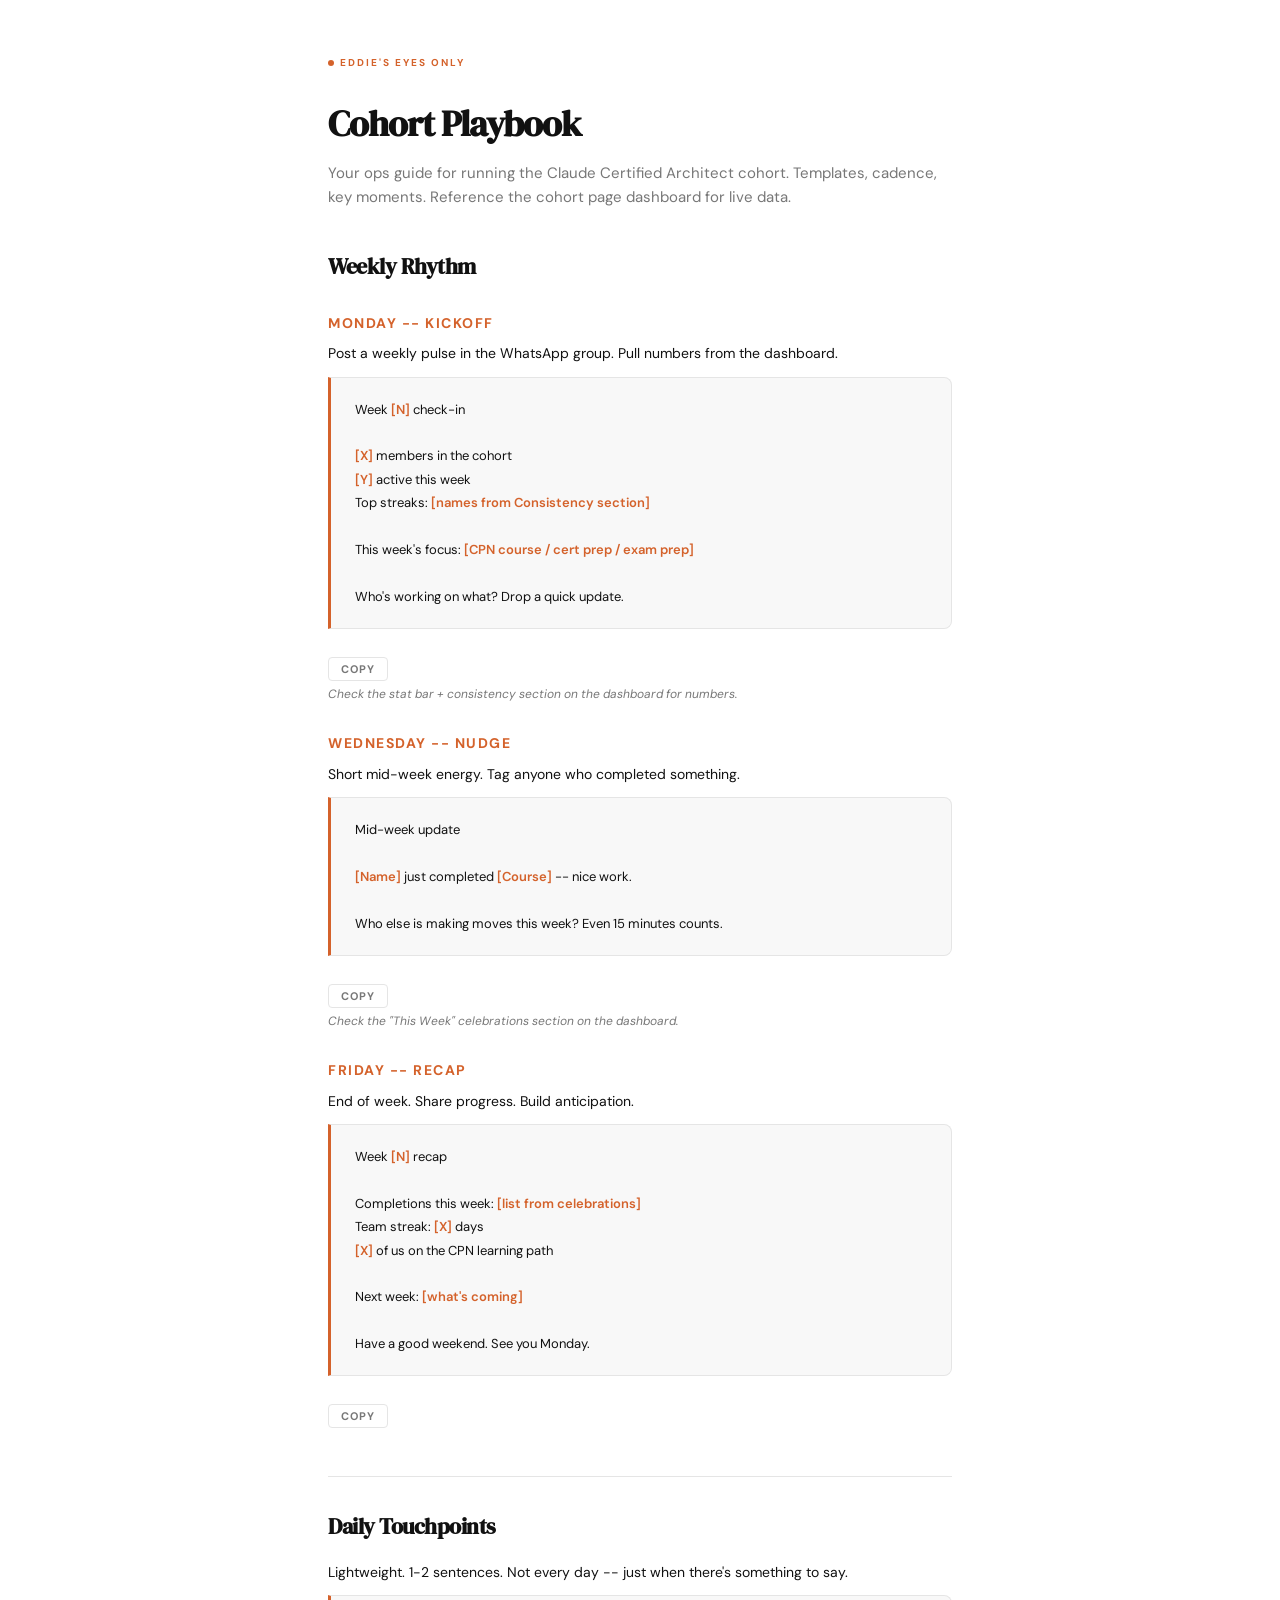
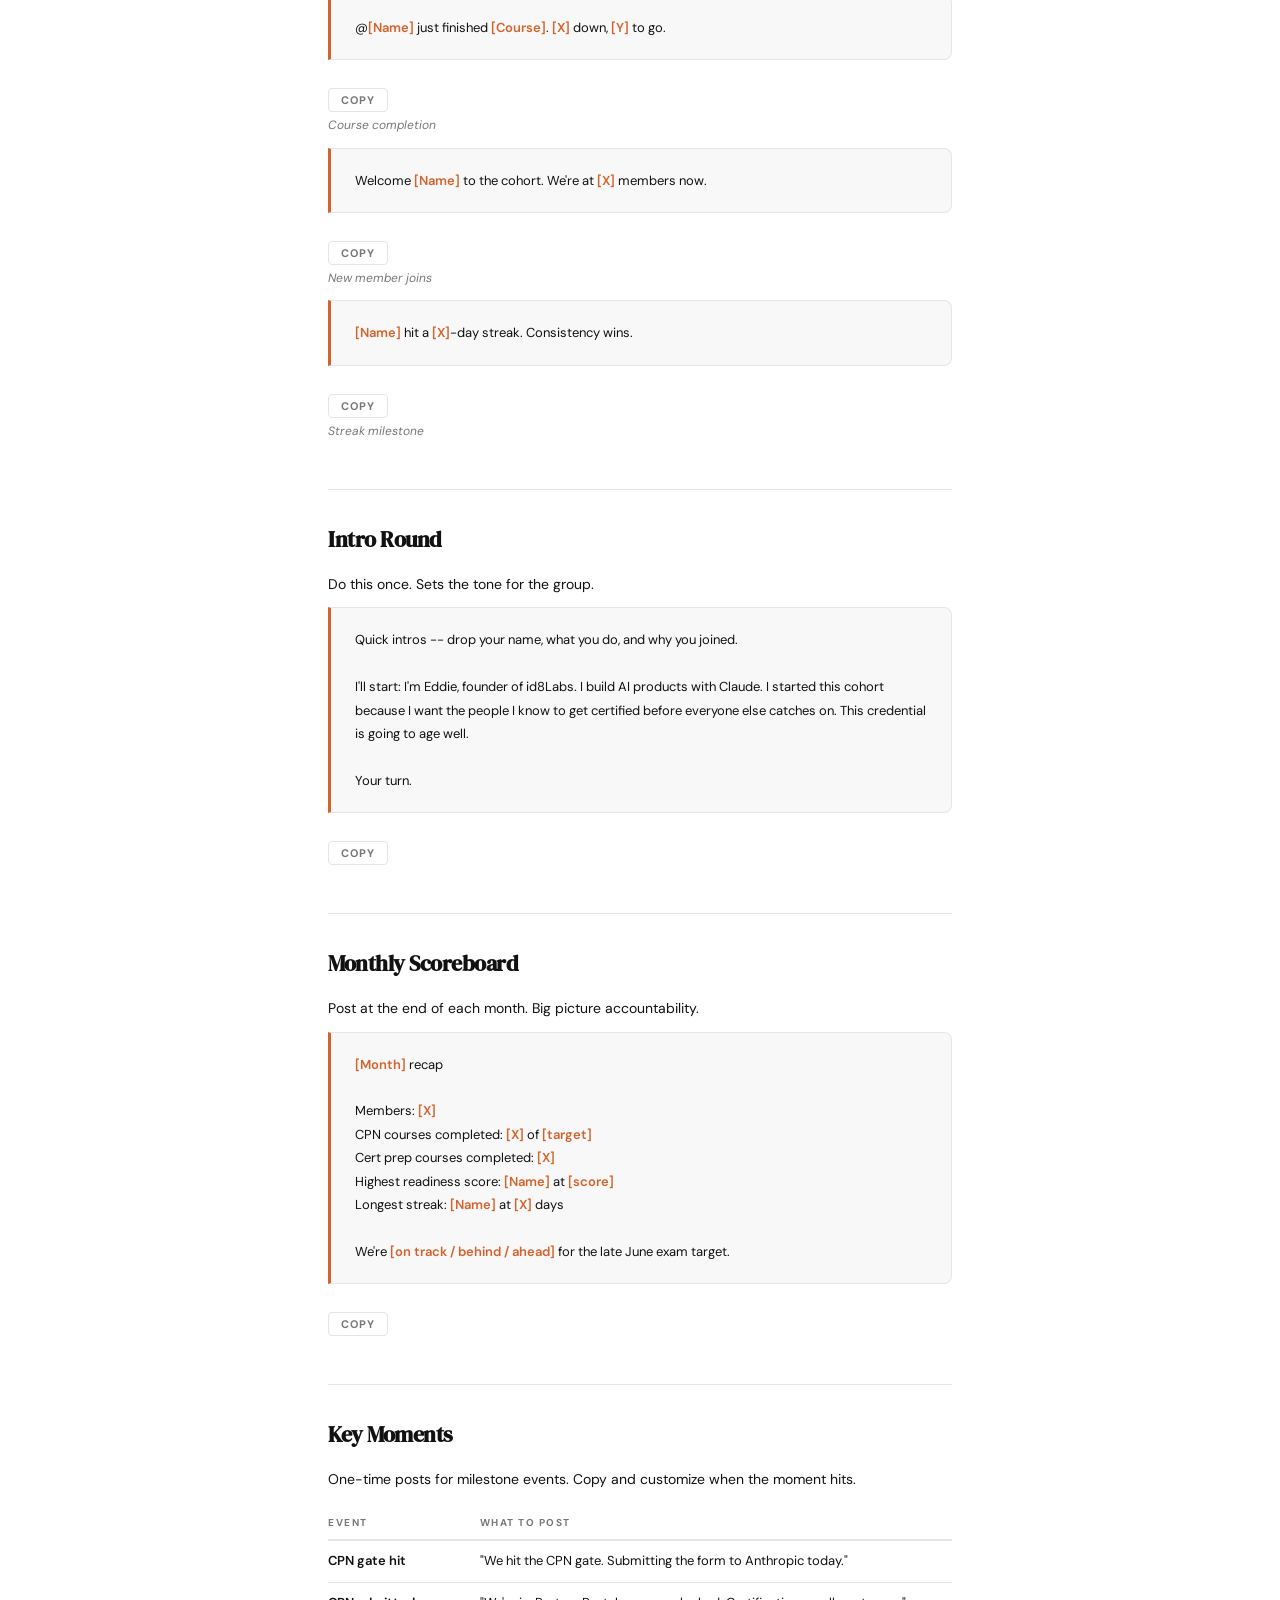
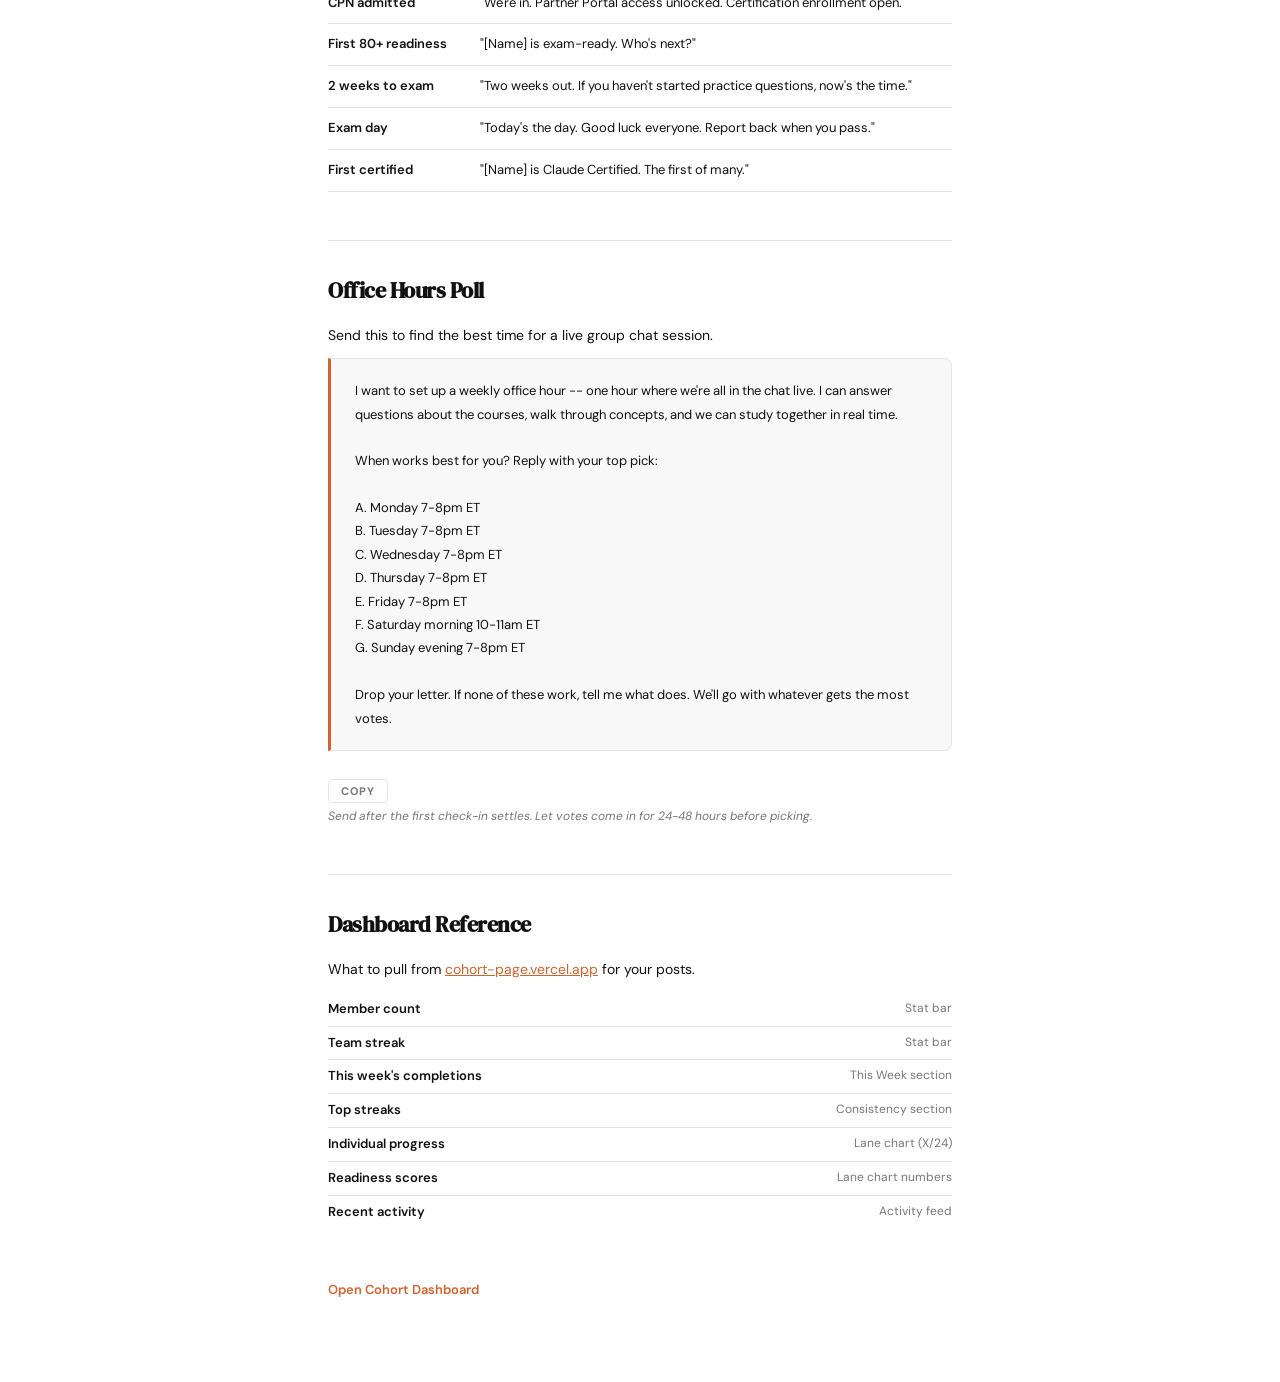
<file: playbook.html>
<!DOCTYPE html>
<html lang="en">
<head>
<meta charset="UTF-8">
<meta name="viewport" content="width=device-width, initial-scale=1.0">
<title>Cohort Playbook -- Eddie's Ops Guide</title>
<link href="https://fonts.googleapis.com/css2?family=DM+Sans:wght@400;500;600;700&family=DM+Serif+Display&display=swap" rel="stylesheet">
<style>
  :root {
    --ink: #111111;
    --paper: #ffffff;
    --accent: #d4622b;
    --muted: #777777;
    --card-bg: #f8f8f8;
    --border: #e5e5e5;
    --green: #22c55e;
  }

  * { margin: 0; padding: 0; box-sizing: border-box; }

  body {
    font-family: 'DM Sans', sans-serif;
    background: var(--paper);
    color: var(--ink);
    line-height: 1.6;
    min-height: 100vh;
  }

  .container {
    max-width: 680px;
    margin: 0 auto;
    padding: 48px 28px 80px;
  }

  .private-badge {
    display: inline-flex; align-items: center; gap: 6px;
    font-size: 10px; font-weight: 700; letter-spacing: 2px; text-transform: uppercase;
    color: var(--accent); margin-bottom: 24px;
  }
  .private-badge::before {
    content: ''; width: 6px; height: 6px; border-radius: 50%;
    background: var(--accent); animation: pulse 2s ease-in-out infinite;
  }
  @keyframes pulse { 0%, 100% { opacity: 1; } 50% { opacity: 0.4; } }

  h1 {
    font-family: 'DM Serif Display', serif;
    font-size: 36px; letter-spacing: -1px;
    margin-bottom: 8px;
  }

  .subtitle {
    font-size: 15px; color: var(--muted); margin-bottom: 40px;
  }

  h2 {
    font-family: 'DM Serif Display', serif;
    font-size: 22px; letter-spacing: -0.5px;
    margin-bottom: 16px; margin-top: 48px;
    padding-top: 32px; border-top: 1px solid var(--border);
  }
  h2:first-of-type { margin-top: 0; border-top: none; padding-top: 0; }

  h3 {
    font-size: 14px; font-weight: 700; text-transform: uppercase;
    letter-spacing: 1.5px; color: var(--accent);
    margin-bottom: 8px; margin-top: 28px;
  }

  p { margin-bottom: 12px; font-size: 14px; }

  .template {
    background: var(--card-bg);
    border: 1px solid var(--border);
    border-left: 3px solid var(--accent);
    border-radius: 0 8px 8px 0;
    padding: 20px 24px;
    margin: 12px 0 20px;
    font-family: 'DM Sans', sans-serif;
    font-size: 13px;
    line-height: 1.8;
    white-space: pre-line;
    color: var(--ink);
  }

  .template .placeholder {
    color: var(--accent);
    font-weight: 600;
  }

  .copy-btn {
    display: inline-block; margin-top: 8px;
    font-family: 'DM Sans', sans-serif;
    font-size: 11px; font-weight: 700; letter-spacing: 1px; text-transform: uppercase;
    color: var(--muted); background: none; border: 1px solid var(--border);
    padding: 4px 12px; border-radius: 4px; cursor: pointer;
    transition: all 0.2s;
  }
  .copy-btn:hover { color: var(--accent); border-color: var(--accent); }
  .copy-btn.copied { color: var(--green); border-color: var(--green); }

  .tip {
    font-size: 12px; color: var(--muted); font-style: italic;
    margin-top: 4px;
  }

  .moment-table {
    width: 100%; border-collapse: collapse; margin: 16px 0;
    font-size: 13px;
  }
  .moment-table th {
    text-align: left; font-size: 10px; font-weight: 700;
    letter-spacing: 1.5px; text-transform: uppercase;
    color: var(--muted); padding: 8px 0; border-bottom: 2px solid var(--border);
  }
  .moment-table td {
    padding: 10px 0; border-bottom: 1px solid var(--border);
    vertical-align: top;
  }
  .moment-table td:first-child { font-weight: 600; padding-right: 20px; white-space: nowrap; }

  .data-list {
    list-style: none; margin: 12px 0;
  }
  .data-list li {
    padding: 6px 0; font-size: 13px; border-bottom: 1px solid var(--border);
    display: flex; justify-content: space-between;
  }
  .data-list li:last-child { border-bottom: none; }
  .data-label { font-weight: 600; }
  .data-source { color: var(--muted); font-size: 12px; }

  .nav-link {
    display: inline-block; margin-top: 40px;
    font-size: 13px; font-weight: 600; color: var(--accent);
    text-decoration: none;
  }
  .nav-link:hover { text-decoration: underline; }

  @media (max-width: 520px) {
    .container { padding: 32px 18px 48px; }
    h1 { font-size: 28px; }
    .template { padding: 16px; font-size: 12px; }
    .moment-table td:first-child { white-space: normal; }
  }
</style>
</head>
<body>
<div class="container">

  <div class="private-badge">Eddie's Eyes Only</div>

  <h1>Cohort Playbook</h1>
  <p class="subtitle">Your ops guide for running the Claude Certified Architect cohort. Templates, cadence, key moments. Reference the cohort page dashboard for live data.</p>

  <h2>Weekly Rhythm</h2>

  <h3>Monday -- Kickoff</h3>
  <p>Post a weekly pulse in the WhatsApp group. Pull numbers from the dashboard.</p>
  <div class="template" id="tpl-monday">Week <span class="placeholder">[N]</span> check-in

<span class="placeholder">[X]</span> members in the cohort
<span class="placeholder">[Y]</span> active this week
Top streaks: <span class="placeholder">[names from Consistency section]</span>

This week's focus: <span class="placeholder">[CPN course / cert prep / exam prep]</span>

Who's working on what? Drop a quick update.</div>
  <button class="copy-btn" onclick="copyTemplate('tpl-monday', this)">Copy</button>
  <p class="tip">Check the stat bar + consistency section on the dashboard for numbers.</p>

  <h3>Wednesday -- Nudge</h3>
  <p>Short mid-week energy. Tag anyone who completed something.</p>
  <div class="template" id="tpl-wednesday">Mid-week update

<span class="placeholder">[Name]</span> just completed <span class="placeholder">[Course]</span> -- nice work.

Who else is making moves this week? Even 15 minutes counts.</div>
  <button class="copy-btn" onclick="copyTemplate('tpl-wednesday', this)">Copy</button>
  <p class="tip">Check the "This Week" celebrations section on the dashboard.</p>

  <h3>Friday -- Recap</h3>
  <p>End of week. Share progress. Build anticipation.</p>
  <div class="template" id="tpl-friday">Week <span class="placeholder">[N]</span> recap

Completions this week: <span class="placeholder">[list from celebrations]</span>
Team streak: <span class="placeholder">[X]</span> days
<span class="placeholder">[X]</span> of us on the CPN learning path

Next week: <span class="placeholder">[what's coming]</span>

Have a good weekend. See you Monday.</div>
  <button class="copy-btn" onclick="copyTemplate('tpl-friday', this)">Copy</button>

  <h2>Daily Touchpoints</h2>
  <p>Lightweight. 1-2 sentences. Not every day -- just when there's something to say.</p>

  <div class="template" id="tpl-complete">@<span class="placeholder">[Name]</span> just finished <span class="placeholder">[Course]</span>. <span class="placeholder">[X]</span> down, <span class="placeholder">[Y]</span> to go.</div>
  <button class="copy-btn" onclick="copyTemplate('tpl-complete', this)">Copy</button>
  <p class="tip">Course completion</p>

  <div class="template" id="tpl-join">Welcome <span class="placeholder">[Name]</span> to the cohort. We're at <span class="placeholder">[X]</span> members now.</div>
  <button class="copy-btn" onclick="copyTemplate('tpl-join', this)">Copy</button>
  <p class="tip">New member joins</p>

  <div class="template" id="tpl-streak"><span class="placeholder">[Name]</span> hit a <span class="placeholder">[X]</span>-day streak. Consistency wins.</div>
  <button class="copy-btn" onclick="copyTemplate('tpl-streak', this)">Copy</button>
  <p class="tip">Streak milestone</p>

  <h2>Intro Round</h2>
  <p>Do this once. Sets the tone for the group.</p>

  <div class="template" id="tpl-intro">Quick intros -- drop your name, what you do, and why you joined.

I'll start: I'm Eddie, founder of id8Labs. I build AI products with Claude. I started this cohort because I want the people I know to get certified before everyone else catches on. This credential is going to age well.

Your turn.</div>
  <button class="copy-btn" onclick="copyTemplate('tpl-intro', this)">Copy</button>

  <h2>Monthly Scoreboard</h2>
  <p>Post at the end of each month. Big picture accountability.</p>

  <div class="template" id="tpl-monthly"><span class="placeholder">[Month]</span> recap

Members: <span class="placeholder">[X]</span>
CPN courses completed: <span class="placeholder">[X]</span> of <span class="placeholder">[target]</span>
Cert prep courses completed: <span class="placeholder">[X]</span>
Highest readiness score: <span class="placeholder">[Name]</span> at <span class="placeholder">[score]</span>
Longest streak: <span class="placeholder">[Name]</span> at <span class="placeholder">[X]</span> days

We're <span class="placeholder">[on track / behind / ahead]</span> for the late June exam target.</div>
  <button class="copy-btn" onclick="copyTemplate('tpl-monthly', this)">Copy</button>

  <h2>Key Moments</h2>
  <p>One-time posts for milestone events. Copy and customize when the moment hits.</p>

  <table class="moment-table">
    <tr><th>Event</th><th>What to Post</th></tr>
    <tr><td>CPN gate hit</td><td>"We hit the CPN gate. Submitting the form to Anthropic today."</td></tr>
    <tr><td>CPN admitted</td><td>"We're in. Partner Portal access unlocked. Certification enrollment open."</td></tr>
    <tr><td>First 80+ readiness</td><td>"[Name] is exam-ready. Who's next?"</td></tr>
    <tr><td>2 weeks to exam</td><td>"Two weeks out. If you haven't started practice questions, now's the time."</td></tr>
    <tr><td>Exam day</td><td>"Today's the day. Good luck everyone. Report back when you pass."</td></tr>
    <tr><td>First certified</td><td>"[Name] is Claude Certified. The first of many."</td></tr>
  </table>

  <h2>Office Hours Poll</h2>
  <p>Send this to find the best time for a live group chat session.</p>

  <div class="template" id="tpl-officehours">I want to set up a weekly office hour -- one hour where we're all in the chat live. I can answer questions about the courses, walk through concepts, and we can study together in real time.

When works best for you? Reply with your top pick:

A. Monday 7-8pm ET
B. Tuesday 7-8pm ET
C. Wednesday 7-8pm ET
D. Thursday 7-8pm ET
E. Friday 7-8pm ET
F. Saturday morning 10-11am ET
G. Sunday evening 7-8pm ET

Drop your letter. If none of these work, tell me what does. We'll go with whatever gets the most votes.</div>
  <button class="copy-btn" onclick="copyTemplate('tpl-officehours', this)">Copy</button>
  <p class="tip">Send after the first check-in settles. Let votes come in for 24-48 hours before picking.</p>

  <h2>Dashboard Reference</h2>
  <p>What to pull from <a href="https://cohort-page.vercel.app" target="_blank" style="color:var(--accent);">cohort-page.vercel.app</a> for your posts.</p>

  <ul class="data-list">
    <li><span class="data-label">Member count</span><span class="data-source">Stat bar</span></li>
    <li><span class="data-label">Team streak</span><span class="data-source">Stat bar</span></li>
    <li><span class="data-label">This week's completions</span><span class="data-source">This Week section</span></li>
    <li><span class="data-label">Top streaks</span><span class="data-source">Consistency section</span></li>
    <li><span class="data-label">Individual progress</span><span class="data-source">Lane chart (X/24)</span></li>
    <li><span class="data-label">Readiness scores</span><span class="data-source">Lane chart numbers</span></li>
    <li><span class="data-label">Recent activity</span><span class="data-source">Activity feed</span></li>
  </ul>

  <a href="https://cohort-page.vercel.app" class="nav-link" target="_blank">Open Cohort Dashboard</a>

</div>

<script>
function copyTemplate(id, btn) {
  var tpl = document.getElementById(id);
  var text = tpl.innerText;
  navigator.clipboard.writeText(text).then(function() {
    btn.textContent = 'Copied';
    btn.classList.add('copied');
    setTimeout(function() {
      btn.textContent = 'Copy';
      btn.classList.remove('copied');
    }, 2000);
  });
}
</script>
</body>
</html>
</file>
